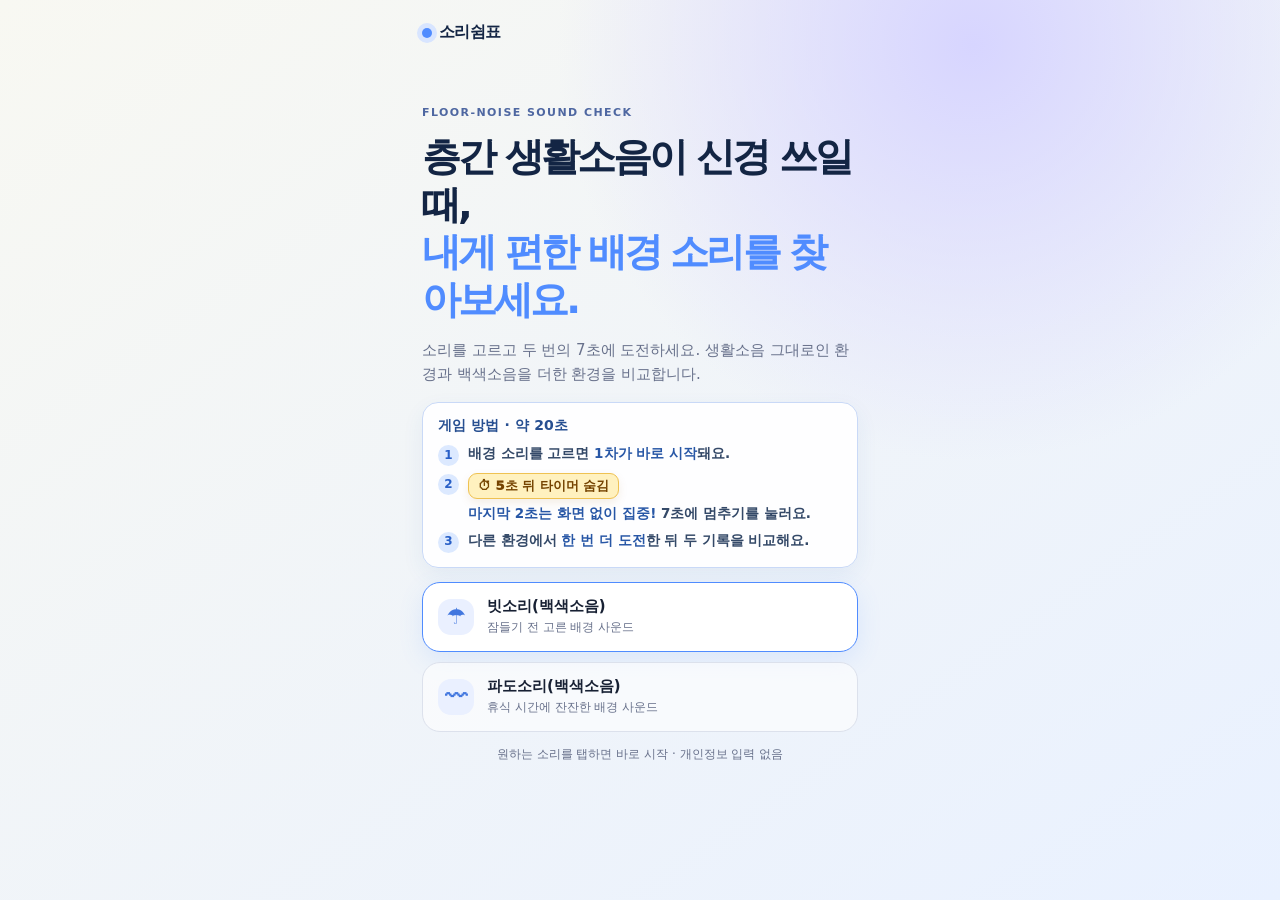
<file: index.html>
<!doctype html>
<html lang="ko">
  <head>
    <meta charset="UTF-8" />
    <meta name="viewport" content="width=device-width, initial-scale=1, viewport-fit=cover" />
    <meta http-equiv="Cache-Control" content="no-cache, no-store, must-revalidate" />
    <meta http-equiv="Pragma" content="no-cache" />
    <meta http-equiv="Expires" content="0" />
    <meta name="theme-color" content="#132544" />
    <meta name="description" content="층간 생활소음이 신경 쓰일 때, 나에게 편한 마스킹 사운드를 가볍게 비교해 보는 백색소음기 체험입니다." />
    <meta property="og:type" content="website" />
    <meta property="og:locale" content="ko_KR" />
    <meta property="og:title" content="7초 소리쉼표 | 층간소음 사운드 체크" />
    <meta property="og:description" content="생활소음 OFF와 백색소음 ON에서 각각 7초를 맞혀 보는 20초 사운드 비교 체험 게임" />
    <meta property="og:image" content="https://7second-focus-challenge.vercel.app/assets/og-sound-check.png?v=20260731-1" />
    <meta property="og:image:alt" content="7초 소리쉼표 층간소음 사운드 체크: OFF와 백색소음 ON을 비교하는 7초 게임" />
    <meta name="twitter:card" content="summary_large_image" />
    <meta name="twitter:title" content="7초 소리쉼표 | 층간소음 사운드 체크" />
    <meta name="twitter:description" content="생활소음 OFF와 백색소음 ON에서 각각 7초를 맞혀 보는 20초 사운드 비교 체험 게임" />
    <meta name="twitter:image" content="https://7second-focus-challenge.vercel.app/assets/og-sound-check.png?v=20260731-1" />
    <title>층간소음 사운드 체크 | 백색소음기 체험</title>
    <link rel="stylesheet" href="style.css?v=20260730-timer-notice-1" />
  </head>
  <body>
    <main class="game-shell" aria-live="polite">
      <header class="brand"><span class="brand-dot"></span><span>소리쉼표</span></header>
      <audio id="song-audio" class="game-audio" preload="auto"><source src="assets/apartment-noise-12s.mp3?v=2" type="audio/mpeg" /></audio>
      <audio id="rain-audio" class="game-audio" preload="auto"><source src="assets/soft-rainfall-12s.wav?v=1" type="audio/wav" /></audio>
      <audio id="wave-audio" class="game-audio" preload="auto"><source src="assets/original-wave-12s.wav?v=1" type="audio/wav" /></audio>

      <section id="intro-screen" class="screen active" aria-labelledby="intro-title">
        <p class="eyebrow">FLOOR-NOISE SOUND CHECK</p>
        <h1 id="intro-title">층간 생활소음이 신경 쓰일 때,<br /><strong>내게 편한 배경 소리를 찾아보세요.</strong></h1>
        <p class="lede">소리를 고르고 두 번의 7초에 도전하세요. 생활소음 그대로인 환경과 백색소음을 더한 환경을 비교합니다.</p>
        <aside class="how-to-play" aria-label="게임 방법">
          <strong>게임 방법 · 약 20초</strong>
          <ol>
            <li><b>1</b><span>배경 소리를 고르면 <em>1차가 바로 시작</em>돼요.</span></li>
            <li><b>2</b><span><strong class="timer-hide-notice">⏱ 5초 뒤 타이머 숨김</strong><em>마지막 2초는 화면 없이 집중!</em> 7초에 멈추기를 눌러요.</span></li>
            <li><b>3</b><span>다른 환경에서 <em>한 번 더 도전</em>한 뒤 두 기록을 비교해요.</span></li>
          </ol>
        </aside>
        <fieldset class="sound-picker">
          <legend class="sr-only">백색소음 선택</legend>
          <label class="sound-card selected"><input type="radio" name="sound" value="rain" checked /><span class="sound-icon">☂</span><span><b>빗소리(백색소음)</b><small>잠들기 전 고른 배경 사운드</small></span></label>
          <label class="sound-card"><input type="radio" name="sound" value="wave" /><span class="sound-icon">〰</span><span><b>파도소리(백색소음)</b><small>휴식 시간에 잔잔한 배경 사운드</small></span></label>
        </fieldset>
        <p class="privacy-note">원하는 소리를 탭하면 바로 시작 · 개인정보 입력 없음</p>
      </section>

      <section id="song-setup-screen" class="screen" aria-labelledby="song-setup-title">
        <p class="eyebrow">ROUND 1 OF 2 · 소리쉼표 OFF</p>
        <h2 id="song-setup-title">먼저, 층간 생활소음이 들리는<br />내 공간을 가볍게 체험해 보세요.</h2>
        <p class="lede compact">1차에서는 윗집 생활소음이 재생됩니다. 7초라고 느끼는 순간 멈추기를 눌러, 다음 사운드 환경과 비교할 기준을 만들어 보세요.</p>
        <div class="audio-card"><span>기준 환경 · 윗집 층간 생활소음 MIX</span><small>1차 시작과 함께 자동 재생됩니다.</small></div>
        <button id="song-round-button" class="button primary">생활소음 환경 체험 시작 <span>→</span></button>
      </section>

      <section id="play-screen" class="screen" aria-labelledby="play-title">
        <p class="eyebrow" id="round-label">ROUND 1 OF 2 · 소리쉼표 OFF</p>
        <h2 id="play-title">7초라고 느끼는 순간<br />버튼을 눌러주세요.</h2>
        <div id="timer-readout" class="timer-readout" aria-label="경과 시간"><span>경과 시간</span><strong id="timer-value">0.00초</strong></div>
        <div id="sound-visual" class="spectrum-3d" data-mode="music" aria-hidden="true"><canvas class="spectrum-canvas"></canvas></div>
        <p id="play-hint" class="play-hint">생활소음이 들리는 동안, 내 공간의 소리 환경을 가볍게 느껴보세요.</p>
        <button id="stop-button" class="button stop" aria-label="7초라고 느껴질 때 게임 기록 멈추기">
          <span class="stop-icon" aria-hidden="true">■</span>
          <span><strong>지금 멈추기</strong><small>7초라고 느껴질 때 탭</small></span>
        </button>
        <button id="mute-button" class="text-button hidden" aria-pressed="false">♬ 소리 끄기</button>
      </section>

      <section id="noise-setup-screen" class="screen" aria-labelledby="noise-setup-title">
        <p class="eyebrow">ROUND 1 COMPLETE</p>
        <h2 id="noise-setup-title">1차 기록을 확인했어요.</h2>
        <div class="round-result-card" aria-label="1차 기록">
          <span>생활소음 환경 기록</span>
          <strong id="first-round-record">-</strong>
          <small>기록이 저장됐어요. 한 번 더 하면 두 환경을 비교할 수 있어요.</small>
        </div>
        <p class="lede compact">이번에는 생활소음에 <strong id="selected-sound-name">빗소리(백색소음)</strong>를 더해 같은 방식으로 진행합니다.</p>
        <button id="noise-round-button" class="button primary setup-button">다른 소리 환경에서 한 번 더 해보기 <span>→</span></button>
      </section>

      <section id="preference-screen" class="screen preference-screen" aria-labelledby="preference-title">
        <p class="eyebrow">LISTENING COMPLETE</p>
        <div class="round-result-card compact-result" aria-label="2차 기록">
          <span>백색소음 환경 기록</span>
          <strong id="second-round-record">-</strong>
          <small>두 번의 7초 도전이 끝났어요.</small>
        </div>
        <h2 id="preference-title">어느 환경에서 생활소음이<br />덜 신경 쓰였나요?</h2>
        <p class="lede compact">7초 기록은 재미를 위한 게임 점수예요. 편안함은 기록과 관계없이 직접 느낀 쪽을 선택해 주세요.</p>
        <div class="preference-options" role="group" aria-label="더 편하게 느껴진 소리 환경 선택">
          <button type="button" class="preference-button" data-choice="masked">
            <span class="preference-mark" aria-hidden="true">ON</span>
            <span><strong>소리쉼표 ON</strong><small>생활소음 + <span id="preference-sound-name">빗소리(백색소음)</span></small></span>
          </button>
          <button type="button" class="preference-button" data-choice="plain">
            <span class="preference-mark" aria-hidden="true">OFF</span>
            <span><strong>소리쉼표 OFF</strong><small>생활소음 그대로인 환경</small></span>
          </button>
          <button type="button" class="preference-button" data-choice="same">
            <span class="preference-mark" aria-hidden="true">＝</span>
            <span><strong>비슷하게 느껴졌어요</strong><small>두 환경의 차이가 크지 않았어요</small></span>
          </button>
        </div>
        <p class="privacy-note">선택 내용은 저장하거나 전송하지 않아요.</p>
      </section>

      <section id="result-screen" class="screen" aria-labelledby="result-title">
        <p class="eyebrow">MY MASKING SOUND CHECK</p>
        <h2 id="result-title">오늘의 사운드 선택을<br />확인했어요.</h2>
        <div class="comparison-grid">
          <div class="compare-card music"><span>1차 · 소리쉼표 OFF</span><strong id="song-record">-</strong><small id="song-difference">7초와 -초 차이</small></div>
          <div class="compare-card noise"><span id="noise-card-label">2차 · 소리쉼표 ON</span><strong id="noise-record">-</strong><small id="noise-difference">7초와 -초 차이</small></div>
        </div>
        <p id="comparison-copy" class="result-copy"></p>
        <div class="offer-card"><span class="offer-label">참여 완료 혜택</span><strong>층간소음으로 지친 공간을 위한<br />백색소음기 <em>3,000원</em> 할인</strong><p>수업용 예시 쿠폰 · 실제 발급·할인은 제공되지 않습니다.</p><details><summary>예시 쿠폰 사용 조건 보기</summary><ul><li>백색소음기 본품 20,000원 이상 구매 시</li><li>2026.08.01 ~ 2026.08.31</li><li>다른 쿠폰과 중복 사용 불가</li></ul></details></div>
        <button id="product-link" type="button" class="button primary product-link" aria-haspopup="dialog" aria-controls="coming-soon-dialog">소리쉼표 상품 출시 안내 <span>→</span></button>
        <button id="retry-button" class="text-button">다른 배경 사운드로 다시 체험하기</button>
      </section>
    </main>

    <dialog id="coming-soon-dialog" class="coming-soon-dialog" aria-labelledby="coming-soon-title">
      <div class="coming-soon-card">
        <span class="coming-soon-mark" aria-hidden="true">◌</span>
        <p class="coming-soon-eyebrow">COMING SOON</p>
        <h2 id="coming-soon-title">상품 상세페이지<br />커밍 순!</h2>
        <p>소리쉼표 백색소음기 상품 페이지를 준비하고 있어요. 조금만 기다려 주세요.</p>
        <button id="coming-soon-close" type="button" class="button primary">확인</button>
      </div>
    </dialog>

    <script src="app.js?v=20260730-feedback-flow-1"></script>
  </body>
</html>
</file>
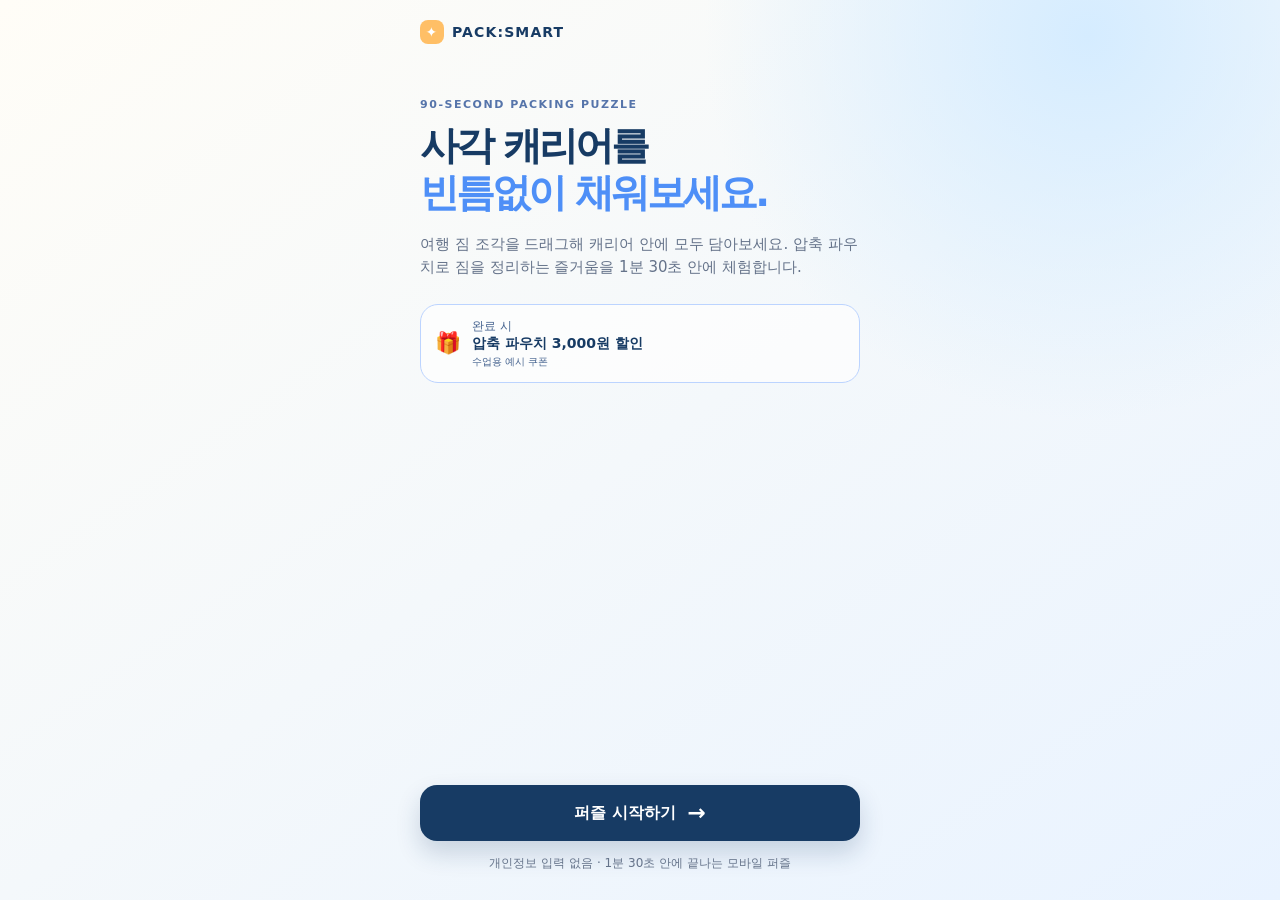
<file: carry-puzzle/index.html>
<!doctype html>
<html lang="ko">
  <head>
    <meta charset="UTF-8" />
    <meta name="viewport" content="width=device-width, initial-scale=1, viewport-fit=cover" />
    <meta http-equiv="Cache-Control" content="no-cache, no-store, must-revalidate" />
    <meta http-equiv="Pragma" content="no-cache" />
    <meta http-equiv="Expires" content="0" />
    <meta name="description" content="여행 짐 조각을 사각 캐리어에 빈틈없이 담아보는 1분 30초 압축 파우치 퍼즐 게임" />
    <meta property="og:title" content="캐리어 공간절약 퍼즐 | 여행용 압축 파우치" />
    <meta property="og:description" content="1분 30초 안에 모든 여행 짐 조각을 사각 캐리어에 넣고 압축 파우치 혜택을 확인하세요." />
    <meta name="theme-color" content="#173b64" />
    <title>캐리어 공간절약 퍼즐 | 여행용 압축 파우치</title>
  <link rel="stylesheet" href="style.css?v=20260724-answer-12" />
  </head>
  <body>
    <main class="game-shell" aria-live="polite">
      <header class="brand"><span class="brand-mark">✦</span><span>PACK:SMART</span></header>

      <section id="intro-screen" class="screen active" aria-labelledby="intro-title">
        <p class="eyebrow">90-SECOND PACKING PUZZLE</p>
        <h1 id="intro-title">사각 캐리어를<br /><strong>빈틈없이 채워보세요.</strong></h1>
        <p class="lede">여행 짐 조각을 드래그해 캐리어 안에 모두 담아보세요. 압축 파우치로 짐을 정리하는 즐거움을 1분 30초 안에 체험합니다.</p>
        <div class="benefit-chip"><span>🎁</span><span>완료 시 <b>압축 파우치 3,000원 할인</b><small>수업용 예시 쿠폰</small></span></div>
        <button id="start-button" class="button primary">퍼즐 시작하기 <span>→</span></button>
        <p class="privacy-note">개인정보 입력 없음 · 1분 30초 안에 끝나는 모바일 퍼즐</p>
      </section>

      <section id="game-screen" class="screen" aria-labelledby="game-title">
        <div class="game-topline"><p class="eyebrow">PACK THE CARRY-ON</p><div class="timer"><span>남은 시간</span><strong id="timer-value">1:30</strong></div></div>
        <h2 id="game-title">짐 조각을 모두<br />캐리어 안으로 옮겨주세요.</h2>
        <p id="game-hint" class="hint">조각을 길게 눌러 드래그하면 칸에 맞춰 놓을 수 있어요.</p>
        <div class="suitcase-wrap">
          <div class="suitcase-handle"></div>
          <div id="board" class="board" aria-label="사각 캐리어 퍼즐판"></div>
        </div>
        <p class="tray-title">아래 여행 짐을 모두 담아보세요 <span id="piece-count">0 / 12</span></p>
        <div id="tray" class="tray" aria-label="여행 짐 조각"></div>
        <button id="answer-button" class="answer-button" type="button">💡 모범 답안 보기</button>
        <button id="restart-button" class="text-button">처음부터 다시 담기</button>
      </section>

      <section id="result-screen" class="screen" aria-labelledby="result-title">
        <p id="result-eyebrow" class="eyebrow">PACKING COMPLETE</p>
        <h2 id="result-title">캐리어를<br /><strong>빈틈없이 채웠어요!</strong></h2>
        <p id="result-copy" class="lede"></p>
        <div class="offer-card"><span class="offer-label">참여 완료 혜택</span><strong>여행용 압축 파우치 <em>3,000원</em> 할인</strong><p>수업용 예시 쿠폰 · 실제 발급·할인은 제공되지 않습니다.</p><details><summary>예시 쿠폰 사용 조건 보기</summary><ul><li>여행용 압축 파우치 본품 20,000원 이상 구매 시</li><li>2026.08.01 ~ 2026.08.31</li><li>다른 쿠폰과 중복 사용 불가</li></ul></details></div>
        <!-- 제출 전 href를 실제 판매 중인 내 상품 상세 URL로 바꾸세요. -->
        <a class="button primary product-link" href="https://search.shopping.naver.com/search/all?query=%EC%97%AC%ED%96%89%EC%9A%A9%20%EC%95%95%EC%B6%95%20%ED%8C%8C%EC%9A%B0%EC%B9%98">여행용 압축 파우치 보기 <span>→</span></a>
        <button id="play-again-button" class="text-button">다시 도전하기</button>
      </section>
    </main>
  <script src="app.js?v=20260724-answer-fix-13"></script>
  </body>
</html>
</file>
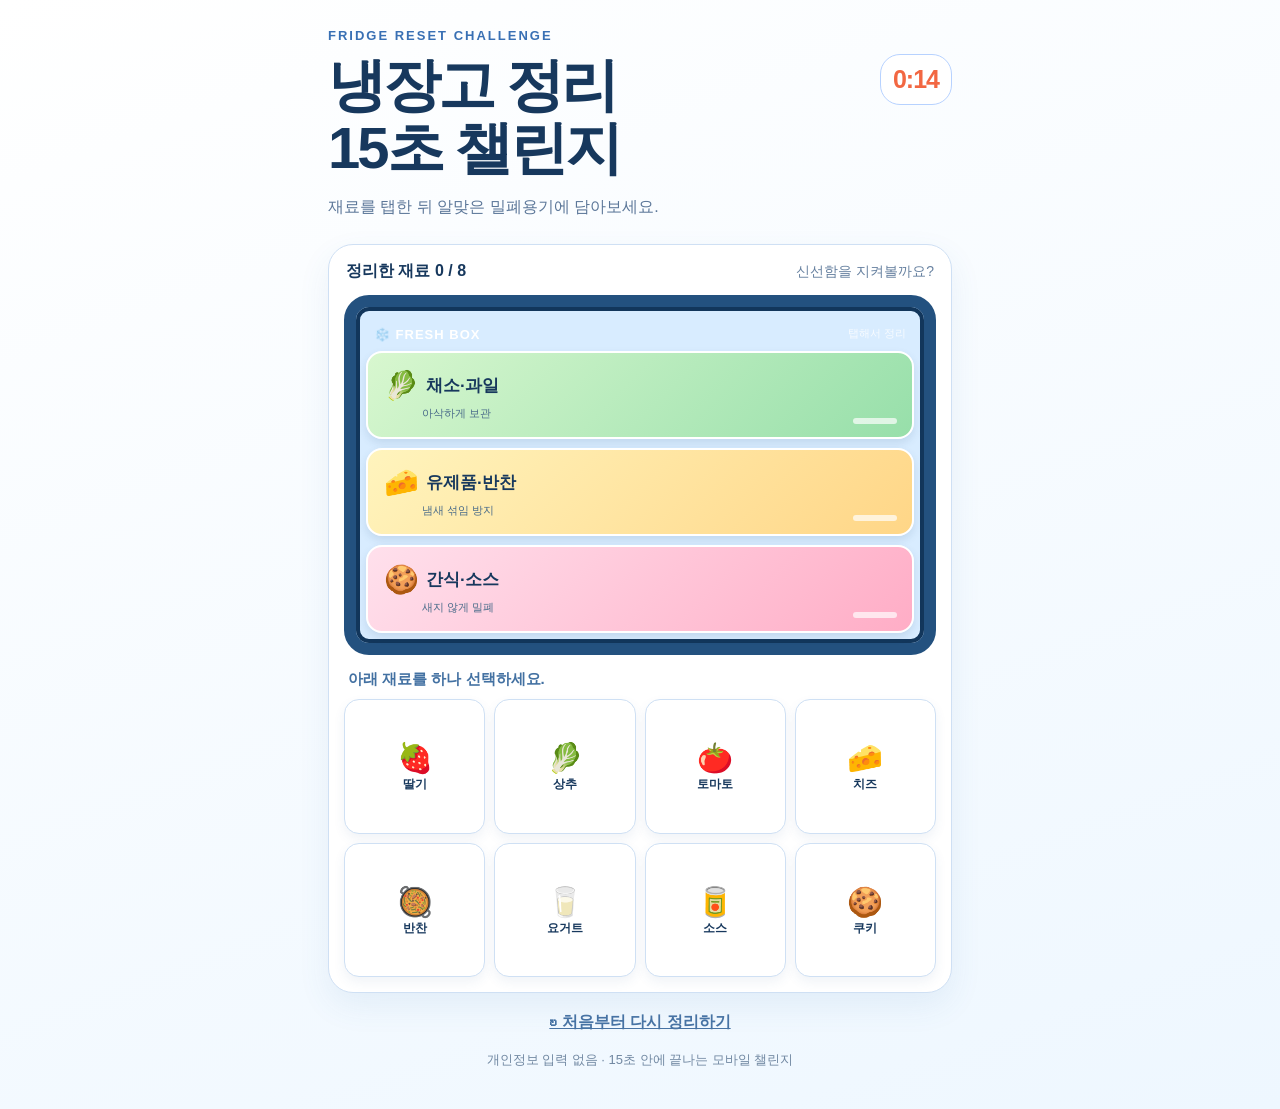
<file: fridge-organizer/index.html>
<!doctype html>
<html lang="ko">
<head>
  <meta charset="UTF-8" />
  <meta name="viewport" content="width=device-width, initial-scale=1.0" />
  <meta name="theme-color" content="#eff8ff" />
  <title>냉장고 정리 15초 챌린지 | 밀폐용기</title>
  <link rel="stylesheet" href="style.css" />
</head>
<body>
  <main class="app">
    <header class="hero">
      <p class="eyebrow">FRIDGE RESET CHALLENGE</p>
      <div class="topline"><h1>냉장고 정리<br />15초 챌린지</h1><span id="timer" aria-label="남은 시간">0:15</span></div>
      <p>재료를 탭한 뒤 알맞은 밀폐용기에 담아보세요.</p>
    </header>

    <section class="game-card" aria-label="냉장고 정리 게임">
      <div class="status"><strong id="mission">정리한 재료 0 / 8</strong><span id="feedback" aria-live="polite">신선함을 지켜볼까요?</span></div>
      <div class="fridge">
        <div class="fridge-head"><span>❄️ FRESH BOX</span><small>탭해서 정리</small></div>
        <div class="containers" id="containers">
          <button class="container produce" data-type="produce"><span>🥬</span><b>채소·과일</b><small>아삭하게 보관</small><i></i></button>
          <button class="container deli" data-type="deli"><span>🧀</span><b>유제품·반찬</b><small>냄새 섞임 방지</small><i></i></button>
          <button class="container snack" data-type="snack"><span>🍪</span><b>간식·소스</b><small>새지 않게 밀폐</small><i></i></button>
        </div>
      </div>
      <p class="selection" id="selection">아래 재료를 하나 선택하세요.</p>
      <div class="foods" id="foods" aria-label="정리할 재료"></div>
    </section>

    <button class="restart" id="restart" type="button">↻ 처음부터 다시 정리하기</button>
    <p class="privacy">개인정보 입력 없음 · 15초 안에 끝나는 모바일 챌린지</p>
  </main>

  <section class="result" id="result" aria-modal="true" role="dialog" aria-hidden="true">
    <div class="result-card">
      <p class="eyebrow">FRIDGE RESET COMPLETE</p>
      <h2 id="resultTitle">냉장고 정리 완료!</h2>
      <p id="resultCopy">재료를 분류해 담았어요. 밀폐 보관으로 냄새와 신선도를 함께 관리해 보세요.</p>
      <div class="reward"><span>참여 완료 혜택</span><strong>밀폐용기 세트 <em>3,000원 할인</em></strong><small>수업용 예시 쿠폰 · 실제 발급·할인은 제공되지 않습니다.</small></div>
      <a class="cta" href="https://search.shopping.naver.com/search/all?query=%EB%83%89%EC%9E%A5%EA%B3%A0%20%EB%B0%80%ED%8F%90%EC%9A%A9%EA%B8%B0%20%EC%84%B8%ED%8A%B8" target="_blank" rel="noopener">냉장고 밀폐용기 세트 보기 <span>→</span></a>
      <button class="again" id="again" type="button">다시 정리하기</button>
    </div>
  </section>
  <script src="app.js"></script>
</body>
</html>
</file>
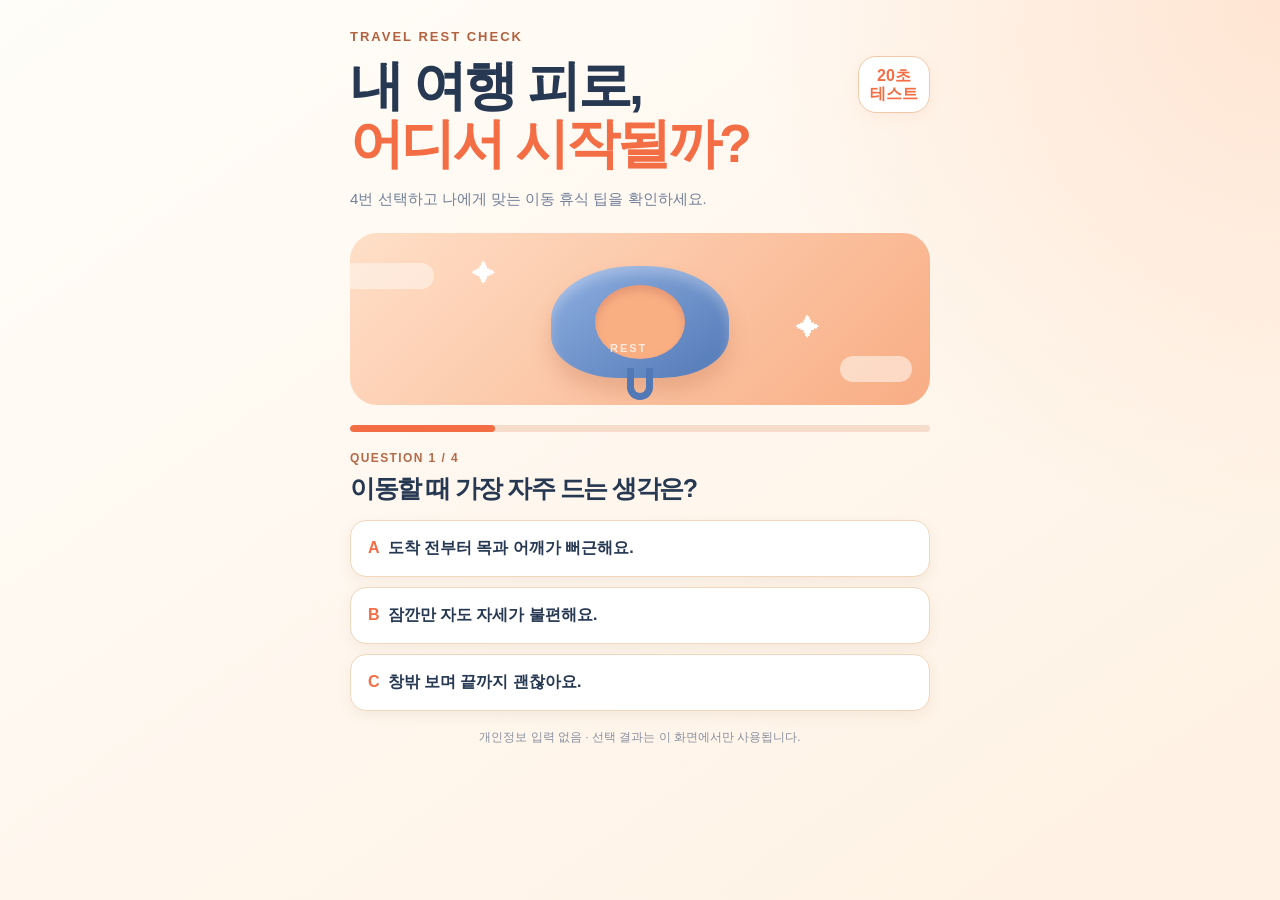
<file: travel-pillow-test/index.html>
<!doctype html>
<html lang="ko">
<head>
  <meta charset="UTF-8" />
  <meta name="viewport" content="width=device-width, initial-scale=1.0" />
  <meta name="theme-color" content="#fff7ed" />
  <title>여행 피로도 20초 테스트 | 휴대용 목베개</title>
  <link rel="stylesheet" href="style.css" />
</head>
<body>
  <main class="app">
    <section id="quiz" class="quiz">
      <p class="eyebrow">TRAVEL REST CHECK</p>
      <div class="hero-row"><div><h1>내 여행 피로,<br /><em>어디서 시작될까?</em></h1><p>4번 선택하고 나에게 맞는 이동 휴식 팁을 확인하세요.</p></div><span class="badge">20초<br />테스트</span></div>
      <div class="pillow-art" aria-hidden="true"><span class="cloud c1"></span><span class="cloud c2"></span><div class="pillow"><i></i><b>REST</b></div><span class="spark s1">✦</span><span class="spark s2">✦</span></div>
      <div class="progress"><i id="bar"></i></div>
      <p id="step" class="step">QUESTION 1 / 4</p>
      <h2 id="question"></h2>
      <div id="answers" class="answers"></div>
      <p class="privacy">개인정보 입력 없음 · 선택 결과는 이 화면에서만 사용됩니다.</p>
    </section>

    <section id="result" class="result" hidden>
      <p class="eyebrow">TRAVEL REST RESULT</p>
      <div class="result-visual"><span>✈</span><div class="pillow mini"><i></i></div></div>
      <h1 id="resultTitle"></h1>
      <p id="resultCopy" class="result-copy"></p>
      <div class="tip"><span>나를 위한 이동 휴식 팁</span><strong id="tipText"></strong></div>
      <div class="reward"><span>참여 완료 혜택</span><strong>휴대용 목베개 <em>3,000원 할인</em></strong><small>수업용 예시 쿠폰 · 실제 발급·할인은 제공되지 않습니다.</small></div>
      <a class="cta" href="https://search.shopping.naver.com/search/all?query=%ED%9C%B4%EB%8C%80%EC%9A%A9%20%EB%AA%A9%EB%B2%A0%EA%B0%9C" target="_blank" rel="noopener">내 여행용 목베개 보기 <b>→</b></a>
      <button id="restart" type="button">테스트 다시 하기</button>
    </section>
  </main>
  <script src="app.js"></script>
</body>
</html>
</file>
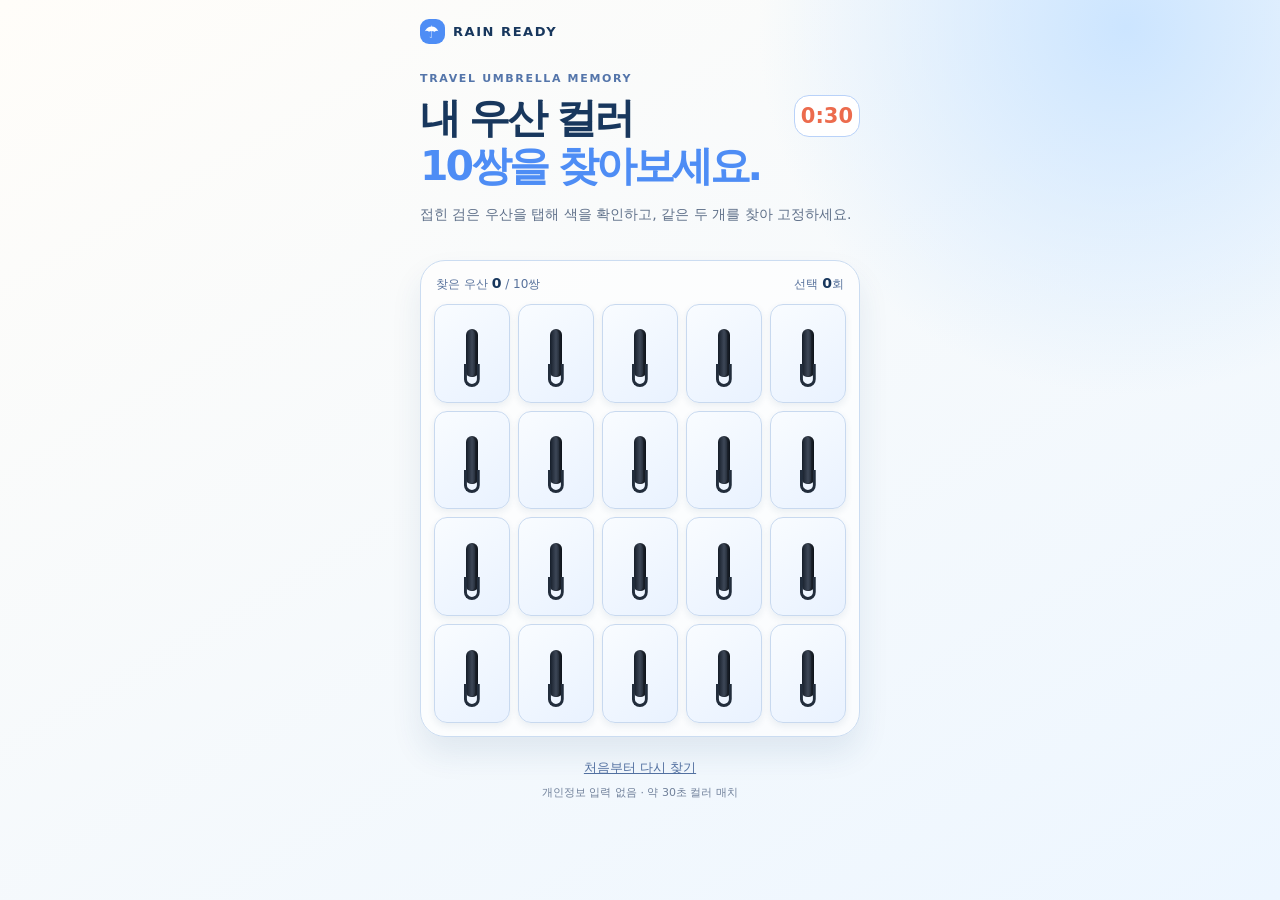
<file: umbrella-match/index.html>
<!doctype html>
<html lang="ko">
  <head>
    <meta charset="UTF-8" />
    <meta name="viewport" content="width=device-width, initial-scale=1, viewport-fit=cover" />
    <meta name="description" content="접힌 우산의 색상을 짝맞추며 여행용 접이식 우산 혜택을 확인하는 30초 게임" />
    <title>우산 컬러 매치 | 여행용 접이식 우산</title>
    <link rel="stylesheet" href="style.css" />
  </head>
  <body>
    <main class="game-shell">
      <header class="brand"><span class="brand-mark">☂</span><span>RAIN READY</span></header>
      <section class="hero">
        <p class="eyebrow">TRAVEL UMBRELLA MEMORY</p>
        <div class="headline-row"><h1>내 우산 컬러<br /><strong>10쌍을 찾아보세요.</strong></h1><span class="timer" id="timer">0:30</span></div>
        <p id="status" class="guide">접힌 검은 우산을 탭해 색을 확인하고, 같은 두 개를 찾아 고정하세요.</p>
      </section>

      <section class="game-card" aria-label="우산 색상 짝맞추기 게임">
        <div class="score"><span>찾은 우산 <b id="matched">0</b> / 10쌍</span><span>선택 <b id="moves">0</b>회</span></div>
        <div id="grid" class="umbrella-grid"></div>
      </section>

      <button id="restart" class="restart" type="button">처음부터 다시 찾기</button>
      <p class="privacy-note">개인정보 입력 없음 · 약 30초 컬러 매치</p>
    </main>

    <section id="result" class="result" aria-live="polite" aria-hidden="true">
      <div class="result-card">
        <p class="eyebrow">COLOR MATCH COMPLETE</p>
        <h2>비 오는 여행에도<br /><strong>내 컬러를 챙겼어요.</strong></h2>
        <p>10쌍의 우산 컬러를 모두 찾았습니다. 가방에 쏙 들어가는 접이식 우산을 확인해 보세요.</p>
        <div class="coupon"><span>완료 혜택</span><strong>접이식 우산 3,000원 할인</strong><small>수업용 예시 쿠폰 · 실제 발급·할인은 제공되지 않습니다.</small></div>
        <a class="cta" href="https://search.shopping.naver.com/search/all?query=%EC%97%AC%ED%96%89%EC%9A%A9%20%EC%A0%91%EC%9D%B4%EC%8B%9D%20%EC%9A%B0%EC%82%B0">여행용 접이식 우산 보기 <span>→</span></a>
        <button id="play-again" class="restart" type="button">다시 플레이</button>
      </div>
    </section>
    <script src="app.js"></script>
  </body>
</html>
</file>
<file: style.css>
:root{--navy:#132544;--blue:#508cff;--lavender:#d9d5ff;--ink:#172033;--cream:#f8f7f2;--muted:#68718b;--line:#dce1ec}*{box-sizing:border-box}body{margin:0;min-height:100vh;color:var(--ink);font-family:Pretendard,"Noto Sans KR",system-ui,sans-serif;background:radial-gradient(circle at 76% 5%,#d7d5ff 0,transparent 26rem),linear-gradient(145deg,#f8f8f2,#e9f1ff)}button,a{font:inherit}.game-shell{width:min(100%,480px);min-height:100vh;margin:auto;padding:calc(22px + env(safe-area-inset-top)) 22px calc(28px + env(safe-area-inset-bottom));display:flex;flex-direction:column}.brand{font-weight:800;color:var(--navy);letter-spacing:-.04em;display:flex;align-items:center;gap:7px}.brand-dot{width:10px;height:10px;border-radius:50%;background:var(--blue);box-shadow:0 0 0 5px #d8e5ff}.screen{display:none;flex:1;flex-direction:column;animation:fade .35s ease}.screen.active{display:flex}.eyebrow{margin:clamp(38px,7vh,68px) 0 14px;color:#4e67a1;font-size:11px;font-weight:800;letter-spacing:.13em}h1,h2{margin:0;color:var(--navy);font-size:clamp(28px,7.5vw,39px);line-height:1.22;letter-spacing:-.075em}h1 strong,#noise-setup-title span{color:var(--blue)}.lede{margin:16px 0 22px;color:var(--muted);font-size:15px;line-height:1.55}.lede.compact{margin-bottom:14px}.sound-picker{border:0;margin:0;padding:0;display:grid;gap:10px}.sound-card{min-height:70px;padding:12px 15px;display:flex;align-items:center;gap:13px;border:1px solid var(--line);border-radius:18px;background:#ffffff9d;cursor:pointer;transition:.2s}.sound-card:has(input:checked){border-color:var(--blue);background:#fff;box-shadow:0 8px 24px #4f8cff20}.sound-card input{position:absolute;opacity:0}.sound-icon{width:36px;height:36px;display:grid;place-items:center;border-radius:13px;background:#eaf0ff;color:#4277df;font-weight:900;font-size:22px}.sound-card b,.sound-card small{display:block}.sound-card b{font-size:15px}.sound-card small{margin-top:3px;color:var(--muted);font-size:12px}.button{min-height:55px;border:0;border-radius:17px;display:flex;align-items:center;justify-content:center;gap:13px;font-weight:800;text-decoration:none;cursor:pointer}.primary{margin-top:auto;background:var(--navy);color:white;box-shadow:0 12px 25px #17294b3a}.primary span{font-size:22px;line-height:0}.privacy-note{text-align:center;margin:14px 0 0;color:var(--muted);font-size:12px}.suno-player{width:100%;height:110px;border:1px solid var(--line);border-radius:18px;background:#fff}.text-link{display:block;margin:10px 0 16px;color:#4e67a1;font-size:12px;text-align:center}.timer-readout{margin:20px auto 0;padding:8px 15px;border:1px solid #cbdafd;border-radius:16px;background:#ffffffa6;text-align:center}.timer-readout span{display:block;color:#5e6d8d;font-size:10px;font-weight:800;letter-spacing:.1em}.timer-readout strong{display:block;margin-top:2px;color:var(--blue);font-size:28px;letter-spacing:-.06em}.timer-readout.is-hidden{visibility:hidden}.timer-readout.is-pulse strong{animation:time-pop .28s ease-out}.wave-area{height:112px;display:flex;align-items:center;justify-content:center;gap:7px}.wave-area i{width:7px;height:28px;border-radius:10px;background:linear-gradient(var(--blue),var(--lavender));animation:wave 1.1s ease-in-out infinite}.wave-area i:nth-child(2){animation-delay:.1s}.wave-area i:nth-child(3){animation-delay:.2s}.wave-area i:nth-child(4){animation-delay:.3s}.wave-area i:nth-child(5){animation-delay:.4s}.wave-area i:nth-child(6){animation-delay:.5s}.wave-area i:nth-child(7){animation-delay:.6s}.play-hint{text-align:center;color:var(--muted);font-size:14px}.stop{margin-top:26px;background:var(--blue);color:#fff;box-shadow:0 12px 28px #508cff4d}.text-button{border:0;background:transparent;color:#526687;padding:16px;font-size:13px;text-decoration:underline;cursor:pointer}.hidden{display:none}.comparison-grid{display:grid;grid-template-columns:1fr 1fr;gap:10px;margin-top:22px}.compare-card{padding:14px 10px;border-radius:17px;text-align:center}.compare-card.music{background:#f0eeff}.compare-card.noise{background:#eef6ff}.compare-card span,.compare-card small{display:block;color:#5d6680;font-size:11px}.compare-card strong{display:block;margin:7px 0 4px;color:var(--navy);font-size:25px;letter-spacing:-.07em}.result-copy{margin:15px 3px 12px;font-size:14px;color:#47526b;line-height:1.5}.offer-card{padding:16px 17px;border:1px solid #c9d8fd;border-radius:18px;background:#f3f7ff}.offer-label{display:block;margin-bottom:5px;color:#4f70b5;font-size:11px;font-weight:800}.offer-card strong{font-size:18px}.offer-card em{color:#386ee1;font-style:normal}.offer-card p{margin:7px 0 11px;color:#566783;font-size:11px;line-height:1.45}.offer-card summary{color:#4b6295;font-size:12px;cursor:pointer}.offer-card ul{margin:9px 0 0;padding-left:17px;color:#53617d;font-size:11px;line-height:1.7}.product-link{margin-top:14px}.sr-only{position:absolute;width:1px;height:1px;overflow:hidden;clip:rect(0,0,0,0)}@keyframes wave{50%{height:100px;opacity:.65}}@keyframes time-pop{50%{transform:scale(1.16)}}@keyframes fade{from{opacity:0;transform:translateY(8px)}to{opacity:1;transform:none}}@media(prefers-reduced-motion:reduce){*,*:before,*:after{animation-duration:.01ms!important;transition-duration:.01ms!important}}
.audio-card{padding:14px;border:1px solid var(--line);border-radius:18px;background:#ffffffa6}.audio-card span{display:block;margin-bottom:9px;color:#50628e;font-size:12px;font-weight:800}.audio-card audio{width:100%;height:34px}
.audio-card small{color:var(--muted);font-size:12px}.game-audio{position:fixed;left:-10000px;width:1px;height:1px;opacity:.01;pointer-events:none}
.how-to-play{margin:-6px 0 14px;padding:14px 15px;border:1px solid #c9d9f7;border-radius:16px;background:#fffffff2;color:#344968;box-shadow:0 8px 22px #315fac12}.how-to-play>strong{display:block;margin-bottom:9px;color:#274f91;font-size:14px;font-weight:900;letter-spacing:.01em}.how-to-play ol{display:grid;gap:7px;margin:0;padding:0;list-style:none}.how-to-play li{display:flex;align-items:flex-start;gap:9px;font-size:13.5px;font-weight:600;line-height:1.45}.how-to-play li>b{display:grid;flex:none;place-items:center;width:21px;height:21px;margin-top:1px;border-radius:50%;background:#dce9ff;color:#285fc7;font-size:12px;font-weight:900}.how-to-play em{color:#2857a6;font-style:normal;font-weight:900}.timer-hide-notice{display:flex;width:max-content;max-width:100%;align-items:center;margin:0 0 5px;padding:4px 9px;border:1px solid #efc252;border-radius:9px;background:#fff1bf;color:#754300;font-size:13px;font-weight:950;line-height:1.25;box-shadow:0 4px 10px #9b65001a}
.preference-options{display:grid;gap:10px;margin-top:8px}.preference-button{width:100%;min-height:72px;padding:12px 14px;border:1px solid var(--line);border-radius:18px;display:flex;align-items:center;gap:12px;background:#ffffffb8;color:var(--ink);text-align:left;cursor:pointer;transition:transform .16s,border-color .16s,box-shadow .16s}.preference-button:hover,.preference-button:focus-visible{border-color:var(--blue);box-shadow:0 8px 22px #4f8cff25;transform:translateY(-2px);outline:0}.preference-mark{width:34px;height:34px;flex:none;border-radius:12px;display:grid;place-items:center;background:#e8f0ff;color:#3d70d6;font-size:13px;font-weight:900}.preference-button strong,.preference-button small{display:block}.preference-button strong{font-size:15px}.preference-button small{margin-top:4px;color:var(--muted);font-size:12px}.compare-card{position:relative}.compare-card.preferred{outline:2px solid var(--blue);box-shadow:0 8px 20px #508cff22}.compare-card.preferred::after{content:"내 선택";position:absolute;top:-9px;right:10px;padding:3px 7px;border-radius:99px;background:var(--blue);color:#fff;font-size:9px;font-weight:800}
.coming-soon-dialog{width:min(calc(100% - 36px),380px);padding:0;border:0;border-radius:28px;background:transparent;color:var(--ink);overflow:visible}.coming-soon-dialog::backdrop{background:#1025448f;backdrop-filter:blur(6px)}.coming-soon-dialog[open]{animation:modal-in .24s ease-out}.coming-soon-card{padding:28px 22px 22px;border:1px solid #cad9fb;border-radius:28px;background:radial-gradient(circle at 86% 0,#dcd9ff 0,transparent 12rem),linear-gradient(145deg,#fff,#edf5ff);text-align:center;box-shadow:0 24px 60px #1025445c}.coming-soon-mark{display:grid;width:54px;height:54px;margin:0 auto 16px;place-items:center;border-radius:18px;background:#e6efff;color:var(--blue);font-size:34px;font-weight:900;box-shadow:0 0 0 8px #ffffff8f}.coming-soon-eyebrow{margin:0 0 8px;color:#4d69a3;font-size:11px;font-weight:900;letter-spacing:.15em}.coming-soon-card h2{font-size:30px}.coming-soon-card>p:not(.coming-soon-eyebrow){margin:14px 0 0;color:var(--muted);font-size:14px;line-height:1.55}.coming-soon-card .primary{width:100%;margin-top:20px}@keyframes modal-in{from{opacity:0;transform:translateY(14px) scale(.97)}to{opacity:1;transform:none}}
body .wave-area[data-mode]{height:220px;gap:9px;margin:8px -4px 0;padding:12px 10px;border-radius:28px;overflow:hidden}body .wave-area[data-mode] i{width:10px;height:62px;border-radius:12px;transform-origin:center;background:linear-gradient(180deg,#74a8ff,#d8d5ff);box-shadow:0 8px 20px #508cff35;animation:none}body .wave-area[data-mode="music"]{background:radial-gradient(circle at 50% 50%,#ffe6f8 0,transparent 62%)}body .wave-area[data-mode="music"] i{background:linear-gradient(180deg,#ff79c7,#8b72ff);box-shadow:0 10px 24px #b85ad655;animation:music-beat .72s ease-in-out infinite}body .wave-area[data-mode="music"] i:nth-child(2n){animation-duration:.52s}body .wave-area[data-mode="music"] i:nth-child(3n){animation-duration:.91s;animation-delay:-.2s}body .wave-area[data-mode="noise"]{background:radial-gradient(circle at 50% 50%,#dff3ff 0,transparent 62%)}body .wave-area[data-mode="noise"] i{background:linear-gradient(180deg,#5fa6ff,#b8e9ff);box-shadow:0 9px 22px #45a7d544;animation:noise-flow 2.6s ease-in-out infinite}body .wave-area[data-mode="noise"] i:nth-child(2n){animation-delay:-.5s}body .wave-area[data-mode="noise"] i:nth-child(3n){animation-delay:-1.1s}@keyframes music-beat{0%,100%{height:46px;transform:translateY(0)}50%{height:190px;transform:translateY(-4px)}}@keyframes noise-flow{0%,100%{height:70px;transform:scaleY(.72)}50%{height:145px;transform:scaleY(1.05)}}
body .setup-button{margin-top:12px}
.round-result-card{margin:22px 0 16px;padding:18px 18px 17px;border:1px solid #c8d9fc;border-radius:22px;background:linear-gradient(145deg,#fff,#edf5ff);text-align:center;box-shadow:0 12px 28px #315fac18}.round-result-card span,.round-result-card small{display:block}.round-result-card span{color:#4d68a3;font-size:12px;font-weight:900;letter-spacing:.04em}.round-result-card strong{display:block;margin:5px 0 7px;color:var(--blue);font-size:clamp(42px,13vw,58px);line-height:1;letter-spacing:-.07em}.round-result-card small{color:#50617d;font-size:13px;line-height:1.45}.round-result-card.compact-result{margin:18px 0 20px;padding:15px 18px}.round-result-card.compact-result strong{font-size:clamp(38px,11vw,50px)}
body .timer-readout{margin-top:24px;padding:12px 24px;border-radius:20px}body .timer-readout span{font-size:12px}body .timer-readout strong{font-size:clamp(52px,15vw,72px);line-height:1.02}body .wave-area[data-mode]{height:270px;padding:16px 12px}body .wave-area[data-live] i{animation:none!important;transition:height .07s linear,transform .07s linear}
body .stop{min-height:76px;margin-top:20px;border:2px solid #fff;background:linear-gradient(135deg,#ff684d,#ef3f54);box-shadow:0 14px 28px #e94a4d66,0 0 0 3px #ff8e7e33;letter-spacing:-.025em}body .stop:active{transform:scale(.98);box-shadow:0 6px 15px #e94a4d5c}body .stop .stop-icon{display:grid;place-items:center;width:34px;height:34px;border-radius:50%;background:#fff;color:#e94650;font-size:16px;box-shadow:0 3px 9px #7a142d36}body .stop strong,.stop small{display:block}.stop strong{font-size:21px;line-height:1.1}.stop small{margin-top:4px;font-size:12px;font-weight:700;opacity:.92}

/* Circular spectrum: the sound remains the focus without a row of distracting bars. */
body .wave-area[data-mode]{position:relative;display:block;width:min(100%,270px);height:auto;aspect-ratio:1;margin:10px auto 0;padding:0;overflow:visible;border-radius:50%;isolation:isolate}
body .wave-area[data-mode]::before,body .wave-area[data-mode]::after{content:"";position:absolute;inset:18%;border:1px solid #b9d8ff66;border-radius:50%;box-shadow:0 0 0 22px #a9ccff12,0 0 0 48px #a9ccff0a;z-index:0}
body .wave-area[data-mode]::after{inset:33%;border:0;background:radial-gradient(circle,#cbe8ff 0 12%,#83bfff 36%,#447de833 56%,transparent 71%);box-shadow:0 0 38px #6ea6ff70}
body .wave-area[data-mode] i{position:absolute;top:50%;left:50%;width:8px;height:46px;margin:-23px 0 0 -4px;border-radius:99px;background:linear-gradient(180deg,#effbff 0%,#65b8ff 52%,#466cea 100%);box-shadow:0 0 10px #5faeffb8;transform:rotate(var(--angle)) translateY(var(--offset,-92px)) scaleY(var(--scale,.78));transform-origin:center;animation:radial-flow 2.1s ease-in-out infinite;z-index:2}
body .wave-area[data-mode="music"]{background:radial-gradient(circle at 50% 50%,#dbeeff 0%,#eff6ff5c 38%,transparent 70%)}
body .wave-area[data-mode="music"] i{background:linear-gradient(180deg,#fff4bd 0%,#ffa55a 48%,#f0588e 100%);box-shadow:0 0 12px #ff7d72b0;animation-name:radial-alert}
body .wave-area[data-mode="noise"]{background:radial-gradient(circle at 50% 50%,#dff7ff 0%,#effbff65 42%,transparent 70%)}
.spectrum-core{position:absolute;top:50%;left:50%;width:76px;height:76px;transform:translate(-50%,-50%);border:7px solid #d9efff;border-radius:50%;background:radial-gradient(circle at 38% 33%,#fcffff 0 7%,#b7e6ff 28%,#67adf6 68%,#426ecf 100%);box-shadow:0 0 0 12px #9ac8ff22,0 0 35px #5597f0a6;z-index:3}
body .wave-area[data-live] i{animation:none!important;transition:transform .07s linear}
@keyframes radial-flow{0%,100%{transform:rotate(var(--angle)) translateY(-88px) scaleY(.68);opacity:.65}50%{transform:rotate(var(--angle)) translateY(-110px) scaleY(1.08);opacity:1}}
@keyframes radial-alert{0%,100%{transform:rotate(var(--angle)) translateY(-86px) scaleY(.65);opacity:.62}48%{transform:rotate(var(--angle)) translateY(-124px) scaleY(1.25);opacity:1}66%{transform:rotate(var(--angle)) translateY(-99px) scaleY(.82);opacity:.8}}
@media(max-width:360px){body .wave-area[data-mode]{width:min(100%,236px)}.spectrum-core{width:66px;height:66px}}

/* Perspective terrain spectrum: a compact 3D sound field for mobile play. */
.spectrum-3d{--peak:80px;position:relative;width:min(100%,360px);height:285px;margin:8px auto 0;overflow:hidden;border-radius:28px;perspective:520px;background:radial-gradient(ellipse at 50% 28%,#183b7c 0%,#0a1738 43%,#050a19 100%);box-shadow:inset 0 1px #ffffff1c,0 18px 34px #173b7828}
.spectrum-3d::before{content:"";position:absolute;inset:0;background:linear-gradient(120deg,#ffffff08,transparent 33%),repeating-linear-gradient(90deg,transparent 0 27px,#9bd6ff0b 28px),repeating-linear-gradient(0deg,transparent 0 27px,#9bd6ff09 28px);mask-image:linear-gradient(to bottom,#0009,#000 42%,transparent);pointer-events:none}
.spectrum-grid{position:absolute;left:8%;right:8%;top:30%;bottom:-28%;display:grid;grid-template-columns:repeat(14,1fr);grid-template-rows:repeat(9,1fr);gap:2px;transform:rotateX(62deg) rotateZ(-3deg);transform-style:preserve-3d;transform-origin:50% 58%;filter:drop-shadow(0 0 16px #176bff55)}
.spectrum-grid i{position:relative;display:block;min-width:0;min-height:0;background:hsl(var(--hue,210) 90% var(--light,48%));box-shadow:0 0 calc(3px + var(--glow,.3)*11px) hsl(var(--hue,210) 100% 62% / var(--glow,.4));transform:translateZ(var(--elevation,14px));transform-style:preserve-3d;transition:transform .07s linear,background .07s linear,box-shadow .07s linear}
.spectrum-grid i::before{content:"";position:absolute;left:0;right:0;bottom:0;height:var(--elevation,14px);transform-origin:bottom;transform:rotateX(90deg);background:linear-gradient(90deg,hsl(var(--hue,210) 90% 20% / .7),hsl(var(--hue,210) 90% 48% / .35));opacity:.82}
.spectrum-grid i::after{content:"";position:absolute;inset:0;background:linear-gradient(135deg,#ffffff55,transparent 44%);mix-blend-mode:screen}
.spectrum-peak{position:absolute;left:50%;bottom:34%;width:30px;height:var(--peak);transform:translateX(-50%) perspective(180px) rotateX(8deg);transform-origin:50% 100%;clip-path:polygon(50% 0,76% 83%,100% 100%,0 100%,24% 83%);background:linear-gradient(to top,#ff3d42 0%,#ff8b36 35%,#ffe85d 58%,#f9ffff 82%,#fff 100%);filter:drop-shadow(0 0 6px #ff6048) drop-shadow(0 0 20px #ff422c99);opacity:.88;transition:height .07s linear;z-index:4}
.spectrum-3d[data-mode="music"]{background:radial-gradient(ellipse at 50% 27%,#61264d 0%,#210d37 43%,#090614 100%)}
.spectrum-3d[data-mode="music"] .spectrum-grid{filter:drop-shadow(0 0 16px #fd4f8a66)}
.spectrum-3d[data-mode="noise"]{background:radial-gradient(ellipse at 50% 25%,#0f4d72 0%,#092543 43%,#04111e 100%)}
@media(max-width:360px){.spectrum-3d{height:248px;border-radius:24px}.spectrum-grid{left:5%;right:5%;top:31%;bottom:-31%}.spectrum-peak{bottom:32%}}

/* Canvas renderer gives the terrain visible side faces and stronger depth than CSS-only tiles. */
.spectrum-3d{height:292px;background:#050a19;box-shadow:inset 0 1px #ffffff1c,0 18px 34px #173b7838}
.spectrum-3d::before{z-index:2;opacity:.32}
.spectrum-canvas{position:relative;z-index:1;display:block;width:100%;height:100%;border-radius:inherit}
@media(max-width:360px){.spectrum-3d{height:256px}}

/* Keep the timed action above the fold on compact mobile screens. */
@media(max-width:480px) and (max-height:720px){
  .game-shell{padding-top:calc(14px + env(safe-area-inset-top));padding-bottom:calc(12px + env(safe-area-inset-bottom))}
  #intro-screen .eyebrow{margin:20px 0 8px}
  #intro-screen h1{font-size:25px;line-height:1.16}
  #intro-screen .lede{margin:10px 0 12px;font-size:13px;line-height:1.42}
  #intro-screen .how-to-play{margin:0 0 10px;padding:10px 12px;border-radius:14px}
  #intro-screen .how-to-play>strong{margin-bottom:7px;font-size:13px}
  #intro-screen .how-to-play ol{gap:5px}
  #intro-screen .how-to-play li{gap:7px;font-size:12.5px;line-height:1.35}
  #intro-screen .how-to-play li>b{width:19px;height:19px;font-size:11px}
  #intro-screen .timer-hide-notice{margin-bottom:3px;padding:3px 7px;font-size:12px}
  #intro-screen .sound-picker{gap:7px}
  #intro-screen .sound-card{min-height:58px;padding:8px 12px;border-radius:15px}
  #intro-screen .sound-icon{width:32px;height:32px;border-radius:11px;font-size:19px}
  #intro-screen .sound-card b{font-size:14px}
  #intro-screen .sound-card small{margin-top:2px;font-size:11px}
  #intro-screen .privacy-note{margin-top:9px;font-size:10.5px}
  #noise-setup-screen .round-result-card{margin:14px 0 12px;padding:14px 15px}
  #noise-setup-screen .round-result-card strong{font-size:42px}
  #noise-setup-screen .round-result-card small{font-size:12px}
  #preference-screen .round-result-card{margin:12px 0 14px;padding:12px 15px}
  #preference-screen .round-result-card strong{font-size:38px}
  #play-screen .eyebrow{margin:18px 0 8px}
  #play-screen h2{font-size:25px;line-height:1.16}
  body #play-screen .timer-readout{margin-top:10px;padding:8px 20px;border-radius:18px}
  body #play-screen .timer-readout strong{font-size:46px}
  #play-screen .spectrum-3d{height:220px;margin-top:8px;border-radius:24px}
  #play-screen .play-hint{margin:8px 0 6px;font-size:12px;line-height:1.35}
  body #play-screen .stop{min-height:68px;margin-top:8px}
  #play-screen #mute-button{padding:10px}
}
</file>
<file: carry-puzzle/style.css>
:root{--ink:#173b64;--blue:#4e8ff7;--sky:#dcecff;--cream:#fffaf1;--orange:#ffad46;--line:#d7e2f2;--muted:#65738a}
*{box-sizing:border-box}
body{margin:0;min-height:100vh;background:radial-gradient(circle at 85% 4%,#d5ecff 0,transparent 24rem),linear-gradient(145deg,#fffdf7,#e9f3ff);color:var(--ink);font-family:Pretendard,"Noto Sans KR",system-ui,sans-serif}
.game-shell{width:min(100%,480px);min-height:100vh;margin:auto;padding:calc(20px + env(safe-area-inset-top)) 20px calc(28px + env(safe-area-inset-bottom));display:flex;flex-direction:column}
.brand{display:flex;align-items:center;gap:8px;font-size:14px;font-weight:900;letter-spacing:.08em}.brand-mark{display:grid;place-items:center;width:24px;height:24px;border-radius:8px;background:#ffbf66;color:#fff}
.screen{display:none;flex:1;flex-direction:column;animation:enter .28s ease}.screen.active{display:flex}.eyebrow{margin:clamp(32px,6vh,58px) 0 12px;color:#5574aa;font-size:11px;letter-spacing:.14em;font-weight:900}
h1,h2{margin:0;line-height:1.2;font-size:clamp(29px,7.8vw,39px);letter-spacing:-.075em}h1 strong,h2 strong{color:var(--blue)}.lede{margin:16px 0 22px;color:var(--muted);font-size:15px;line-height:1.58}
.benefit-chip{display:flex;align-items:center;gap:11px;margin:2px 0 20px;padding:13px 14px;border:1px solid #bcd4ff;border-radius:18px;background:#ffffffae;color:#45638f;font-size:12px}.benefit-chip>span:first-child{font-size:21px}.benefit-chip b,.benefit-chip small{display:block}.benefit-chip b{margin-bottom:2px;color:var(--ink);font-size:14px}
.button{min-height:56px;border:0;border-radius:17px;display:flex;align-items:center;justify-content:center;gap:12px;font:inherit;font-weight:900;text-decoration:none;cursor:pointer}.primary{margin-top:auto;background:var(--ink);color:#fff;box-shadow:0 12px 25px #173b6430}.primary span{font-size:22px;line-height:0}.privacy-note{text-align:center;margin:14px 0 0;color:var(--muted);font-size:12px}
.game-topline{display:flex;justify-content:space-between;align-items:flex-start}.game-topline .eyebrow{margin-bottom:12px}.timer{margin-top:24px;min-width:66px;padding:6px 9px;border:1px solid #b9d0f9;border-radius:14px;background:#fff;text-align:center}.timer span{display:block;color:#6380aa;font-size:9px;font-weight:800}.timer strong{display:block;margin-top:1px;color:#ec6a45;font-size:23px;line-height:1}.hint{margin:12px 0 13px;color:var(--muted);font-size:13px;line-height:1.45}
.suitcase-wrap{position:relative;padding:18px 13px 13px;border-radius:26px;background:linear-gradient(145deg,#244d78,#123254);box-shadow:inset 0 1px #ffffff42,0 16px 28px #15376035}.suitcase-handle{position:absolute;top:5px;left:50%;width:82px;height:13px;transform:translateX(-50%);border:4px solid #0d2540;border-bottom:0;border-radius:14px 14px 0 0}.board{position:relative;aspect-ratio:8/6;overflow:hidden;border:9px solid #0c2845;border-radius:18px;background-color:#f6d9ad;background-image:linear-gradient(#ca9a62 1px,transparent 1px),linear-gradient(90deg,#ca9a62 1px,transparent 1px);background-size:12.5% 16.6667%;box-shadow:inset 0 0 0 2px #ffe8c6}
.tray-title{margin:15px 0 8px;font-size:13px;font-weight:800}.tray-title span{float:right;color:#5473a5}.tray{display:flex;flex-wrap:wrap;align-items:flex-start;gap:8px;min-height:118px;padding:10px;border:1px dashed #b9c9df;border-radius:18px;background:#ffffff93}
.answer-button{display:block;width:100%;margin-top:8px;border:1px solid #9dbdf0;border-radius:11px;background:#f3f7ff;color:#3e649a;padding:9px 12px;font:inherit;font-size:12px;font-weight:800;cursor:pointer}
.piece{position:relative;display:flex;align-items:flex-end;justify-content:center;min-width:0;min-height:37px;padding:5px;border:2px solid #ffffffb8;border-radius:10px;color:#173b64;font-size:11px;font-weight:900;line-height:1.05;text-align:center;box-shadow:0 4px 10px #183c631d;cursor:grab;touch-action:none;user-select:none;background-repeat:no-repeat}.piece:active{cursor:grabbing}.piece-outline{position:absolute;inset:0;z-index:1;overflow:visible;pointer-events:none}.piece-cell{fill:transparent!important;opacity:0}.piece-outline path{fill:none;stroke:#0d4f91b8;stroke-width:1.5;stroke-dasharray:6 4;stroke-linecap:round;stroke-linejoin:round;vector-effect:non-scaling-stroke}.piece-label{position:absolute;z-index:2;bottom:4px;left:var(--label-left,0);box-sizing:border-box;width:var(--label-width,100%);max-width:var(--label-width,100%);padding:3px 3px;border-radius:6px;background:#ffffffe8;overflow:hidden;text-overflow:ellipsis;white-space:nowrap;font-size:clamp(8px,2.7vw,11px)}.piece.dragging{position:fixed!important;z-index:50!important;pointer-events:none;opacity:.92;transform:rotate(3deg) scale(1.03);box-shadow:0 15px 26px #12385c55}.piece.placed{border-radius:6px;box-shadow:inset 0 0 0 1px #173b6422}
.piece-pouch .piece-label,.piece[data-id="pouch"] .piece-label{top:7px!important;bottom:auto!important;left:7px!important;width:calc(100% - 14px)!important;max-width:calc(100% - 14px)!important;padding:3px 4px;font-size:9px}.piece-pouch{filter:drop-shadow(0 4px 5px #183c6324)!important}
.drop-preview{position:absolute;z-index:4;display:flex;align-items:flex-end;justify-content:center;padding:5px;border:3px solid #fff8;border-radius:7px;color:#173b64;font-size:12px;font-weight:900;pointer-events:none;opacity:.8;box-shadow:0 8px 16px #173b6435;background-repeat:no-repeat}.drop-preview.invalid{filter:grayscale(1);opacity:.38}
.text-button{border:0;background:transparent;color:#55719a;padding:14px;font:inherit;font-size:13px;text-decoration:underline;cursor:pointer}.offer-card{margin-top:18px;padding:16px 17px;border:1px solid #bfd5ff;border-radius:18px;background:#f2f7ff}.offer-label{display:block;margin-bottom:5px;color:#5272ae;font-size:11px;font-weight:900}.offer-card strong{font-size:18px}.offer-card em{color:#3471e6;font-style:normal}.offer-card p{margin:7px 0 11px;color:#566b8d;font-size:11px;line-height:1.45}.offer-card summary{color:#4e6595;font-size:12px;cursor:pointer}.offer-card ul{margin:9px 0 0;padding-left:17px;color:#53617d;font-size:11px;line-height:1.7}.product-link{margin-top:14px}
@keyframes enter{from{opacity:0;transform:translateY(7px)}to{opacity:1;transform:none}}
@media(max-width:360px){.game-shell{padding-left:15px;padding-right:15px}.piece{font-size:10px}.tray{gap:6px}}
@media(prefers-reduced-motion:reduce){*,*:before,*:after{animation-duration:.01ms!important;transition-duration:.01ms!important}}
</file>
<file: fridge-organizer/style.css>
:root{--ink:#17385d;--blue:#3478e5;--pale:#eff8ff;--line:#cfe0f4;--success:#249767}*{box-sizing:border-box}body{margin:0;background:linear-gradient(160deg,#fff 0%,#eef7ff 100%);color:var(--ink);font-family:Arial,"Apple SD Gothic Neo","Noto Sans KR",sans-serif;min-height:100vh}.app{max-width:660px;margin:auto;padding:28px 18px 40px}.eyebrow{margin:0 0 11px;color:#3970b4;font-size:13px;font-weight:800;letter-spacing:2px}.topline{display:flex;gap:15px;justify-content:space-between;align-items:flex-start}.hero h1{margin:0;font-size:clamp(38px,10vw,58px);line-height:1.08;letter-spacing:-3px}.hero>p:last-child{color:#5c7799;font-size:16px;line-height:1.55;margin:16px 0 24px}#timer{flex:none;border:1px solid #b7d2ff;border-radius:20px;background:#fff;color:#f26742;font-size:25px;font-weight:900;padding:10px 12px;letter-spacing:-1px}.game-card{background:#fff;border:1px solid var(--line);border-radius:25px;padding:15px;box-shadow:0 13px 32px #3672ad16}.status{display:flex;justify-content:space-between;gap:10px;align-items:center;margin:1px 2px 13px;font-size:14px}.status strong{font-size:16px}.status span{color:#6781a0;text-align:right}.fridge{border:12px solid #23517f;border-radius:25px;background:#d8ecff;padding:10px;box-shadow:inset 0 0 0 4px #12365b}.fridge-head{height:34px;color:#fff;display:flex;justify-content:space-between;align-items:center;padding:0 8px;font-weight:800;font-size:13px;letter-spacing:1px}.fridge-head small{font-weight:500;letter-spacing:0;opacity:.82}.containers{display:grid;gap:9px}.container{position:relative;min-height:88px;overflow:hidden;border:2px solid #fff;border-radius:16px;text-align:left;padding:13px 16px;color:var(--ink);box-shadow:0 4px 9px #224c751f;transition:.18s transform,.18s outline;cursor:pointer}.container:hover,.container.selected-target{transform:translateY(-2px);outline:3px solid #2a7ee5}.container span{font-size:28px;vertical-align:middle;margin-right:7px}.container b{font-size:17px;vertical-align:middle}.container small{display:block;margin:4px 0 0 38px;color:#496b89}.container i{position:absolute;right:15px;bottom:13px;width:44px;height:6px;border-radius:4px;background:#ffffffb0}.produce{background:linear-gradient(135deg,#d8f7cf,#97dfaa)}.deli{background:linear-gradient(135deg,#fff4bd,#ffd687)}.snack{background:linear-gradient(135deg,#ffe0ec,#ffadc6)}.selection{margin:15px 4px 10px;font-weight:800;font-size:15px;color:#4371a2}.foods{display:grid;grid-template-columns:repeat(4,1fr);gap:9px}.food{aspect-ratio:1.05;border:1px solid var(--line);background:#fff;border-radius:15px;padding:7px 3px 5px;box-shadow:0 5px 12px #315e8e13;color:var(--ink);font:inherit;font-weight:800;cursor:pointer;transition:.16s transform,.16s background}.food:hover,.food.active{transform:translateY(-3px);background:#eaf4ff;outline:3px solid #4992fa}.food.done{opacity:.32;transform:none;pointer-events:none;filter:grayscale(.7)}.food .icon{display:block;font-size:29px;line-height:1.2}.food .name{font-size:12px;display:block;white-space:nowrap;overflow:hidden;text-overflow:ellipsis}.restart,.again{display:block;border:0;background:transparent;color:#4773a4;font:inherit;font-weight:800;text-decoration:underline;cursor:pointer;margin:18px auto 0}.privacy{text-align:center;color:#7188a2;font-size:13px;margin:17px 0 0}.result{position:fixed;inset:0;display:grid;place-items:end center;background:#102e5655;opacity:0;pointer-events:none;transition:.2s opacity;padding:16px;z-index:5}.result.show{opacity:1;pointer-events:auto}.result-card{width:min(660px,100%);background:#fff;border-radius:27px 27px 18px 18px;padding:27px 22px 23px;transform:translateY(20px);transition:.25s transform;box-shadow:0 10px 40px #102d5355}.result.show .result-card{transform:translateY(0)}.result h2{font-size:31px;letter-spacing:-2px;margin:0 0 10px}.result>p,.result-card>p:not(.eyebrow){color:#587492;line-height:1.55;margin:0 0 18px}.reward{border:1px solid #a8c8ff;background:#f2f7ff;border-radius:18px;padding:15px;margin-bottom:13px}.reward span,.reward small{display:block;color:#53759d;font-size:13px}.reward strong{display:block;font-size:21px;margin:5px 0 6px;letter-spacing:-1px}.reward em{color:#3478e5;font-style:normal}.cta{display:flex;justify-content:center;align-items:center;gap:13px;border-radius:16px;background:#17385d;color:#fff;text-decoration:none;font-size:18px;font-weight:900;padding:18px}.cta span{font-size:27px;line-height:0}.again{margin-top:15px}@media(max-width:390px){.app{padding:22px 12px}.hero h1{font-size:38px}.fridge{padding:7px;border-width:9px}.container{min-height:78px;padding:10px}.container b{font-size:15px}.container small{font-size:11px}.foods{gap:7px}}
</file>
<file: travel-pillow-test/style.css>
:root{--ink:#263852;--orange:#f36e45;--cream:#fff7ed;--line:#f0d7bd;--blue:#769ed6}*{box-sizing:border-box}body{margin:0;min-height:100vh;background:radial-gradient(circle at 100% 0,#ffe5d3 0,transparent 34%),linear-gradient(145deg,#fffdf9,#fff1e3);font-family:Arial,"Apple SD Gothic Neo","Noto Sans KR",sans-serif;color:var(--ink)}.app{max-width:620px;margin:auto;padding:29px 20px 44px}.eyebrow{font-weight:900;font-size:13px;color:#b3613f;letter-spacing:2px;margin:0 0 12px}.hero-row{display:flex;gap:10px;justify-content:space-between}.hero-row h1,.result h1{margin:0;letter-spacing:-3px;font-size:clamp(36px,9.8vw,54px);line-height:1.08}.hero-row h1 em{font-style:normal;color:var(--orange)}.hero-row p{color:#71809a;line-height:1.5;margin:15px 0 0;font-size:15px}.badge{flex:none;align-self:flex-start;text-align:center;padding:10px 11px;background:#fff;border:1px solid #f1c9a9;border-radius:18px;font-weight:900;line-height:1.1;color:var(--orange);box-shadow:0 5px 15px #d9874b13}.pillow-art{height:172px;background:linear-gradient(135deg,#ffdfc8,#f8ad84);border-radius:27px;position:relative;overflow:hidden;margin:23px 0 20px}.cloud{position:absolute;background:#fff6ed99;border-radius:50px;height:26px}.c1{width:102px;left:-18px;top:30px}.c2{width:72px;right:18px;bottom:23px}.pillow{width:178px;height:112px;position:absolute;left:50%;top:33px;transform:translateX(-50%);background:linear-gradient(145deg,#8eafe1,#5278b6);border-radius:48% 48% 38% 38%;box-shadow:inset 0 8px 12px #ffffff42,0 13px 20px #a24d2c35}.pillow:before{content:"";position:absolute;inset:19px 44px;border-radius:50%;background:#faaf83;box-shadow:inset 0 5px 8px #a8534e44}.pillow i{position:absolute;width:26px;height:32px;border:7px solid #5278b6;border-top:0;border-radius:0 0 20px 20px;bottom:-22px;left:76px}.pillow b{position:absolute;left:59px;top:76px;color:#ffffffbd;font-size:11px;letter-spacing:2px}.spark{position:absolute;color:#fff;font-size:24px}.s1{left:21%;top:27px}.s2{right:19%;top:81px}.progress{height:7px;border-radius:9px;background:#f6ddcb;overflow:hidden}.progress i{display:block;height:100%;width:25%;background:var(--orange);border-radius:inherit;transition:.25s width}.step{font-size:12px;letter-spacing:1.4px;font-weight:900;color:#b36a49;margin:19px 0 7px}#question{font-size:25px;letter-spacing:-1.5px;line-height:1.3;margin:0 0 15px}.answers{display:grid;gap:10px}.answer{border:1px solid var(--line);padding:17px 17px;background:#fff;border-radius:16px;text-align:left;color:var(--ink);font:inherit;font-size:16px;font-weight:800;cursor:pointer;box-shadow:0 5px 14px #7e523113;transition:.18s transform,.18s border-color}.answer:hover{transform:translateY(-2px);border-color:var(--orange)}.answer span{color:var(--orange);margin-right:8px}.privacy{text-align:center;color:#8790a0;font-size:12px;margin:18px 0 0}.result{text-align:center;padding-top:3px}.result-visual{height:178px;position:relative;margin:9px 0 2px;background:linear-gradient(135deg,#ffd6bb,#f59c72);border-radius:27px;overflow:hidden}.result-visual>span{position:absolute;font-size:40px;color:#fff;top:23px;left:26%;transform:rotate(-15deg)}.mini{transform:translateX(-50%) scale(.75);top:39px}.result h1{font-size:37px;margin:20px 0 10px}.result-copy{color:#61748f;line-height:1.6;margin:0 auto 17px;max-width:480px}.tip,.reward{text-align:left;border-radius:18px;padding:15px 17px;margin-top:11px}.tip{background:#edf4ff;border:1px solid #c8dcf9}.tip span,.reward span,.reward small{display:block;color:#5a7496;font-size:13px}.tip strong{display:block;margin-top:5px;font-size:17px}.reward{background:#fff;border:1px solid #f0c28f}.reward strong{display:block;font-size:20px;margin:5px 0}.reward em{color:var(--orange);font-style:normal}.cta{display:flex;justify-content:center;align-items:center;gap:13px;border-radius:16px;background:var(--ink);color:#fff;text-decoration:none;font-size:18px;font-weight:900;padding:18px;margin-top:14px}.cta b{font-size:27px;line-height:0}.result button{border:0;background:none;color:#58779e;font:inherit;text-decoration:underline;margin:17px auto 0;cursor:pointer;font-weight:800}@media(max-width:380px){.app{padding:24px 15px}.hero-row h1{font-size:36px}.pillow-art{height:153px}.pillow{transform:translateX(-50%) scale(.88);top:24px}}
</file>
<file: umbrella-match/style.css>
:root{--ink:#18375d;--blue:#4e8df5;--paper:#f7fbff;--line:#d6e3f2;--muted:#60718a}*{box-sizing:border-box}body{margin:0;min-height:100vh;color:var(--ink);font-family:Pretendard,"Noto Sans KR",system-ui,sans-serif;background:radial-gradient(circle at 88% 3%,#cce5ff 0,transparent 23rem),linear-gradient(150deg,#fffdf9,#edf6ff)}button,a{font:inherit}.game-shell{width:min(100%,480px);min-height:100vh;margin:auto;padding:calc(19px + env(safe-area-inset-top)) 20px calc(25px + env(safe-area-inset-bottom))}.brand{display:flex;align-items:center;gap:8px;font-weight:900;font-size:13px;letter-spacing:.12em}.brand-mark{display:grid;place-items:center;width:25px;height:25px;color:#fff;border-radius:9px;background:var(--blue);font-size:17px}.eyebrow{margin:28px 0 10px;color:#5475aa;font-size:11px;font-weight:900;letter-spacing:.15em}.headline-row{display:flex;justify-content:space-between;align-items:flex-start;gap:10px}h1,h2{margin:0;color:var(--ink);font-size:clamp(30px,8.4vw,41px);line-height:1.16;letter-spacing:-.075em}h1 strong,h2 strong{color:var(--blue)}.timer{min-width:64px;padding:8px 6px;border:1px solid #b9d2f9;border-radius:15px;background:#fff;color:#ec6b4d;text-align:center;font-size:21px;font-weight:900}.guide{min-height:42px;margin:14px 0;color:var(--muted);font-size:14px;line-height:1.5}.game-card{padding:13px;border:1px solid #cbdcf1;border-radius:25px;background:#ffffffa8;box-shadow:0 17px 31px #1c4a7618}.score{display:flex;justify-content:space-between;margin:1px 2px 11px;color:#58729c;font-size:12px}.score b{color:var(--ink);font-size:14px}.umbrella-grid{display:grid;grid-template-columns:repeat(5,1fr);gap:8px}.umbrella{position:relative;aspect-ratio:.77;border:1px solid #c8d9ef;border-radius:13px;background:linear-gradient(145deg,#f9fcff,#e9f2ff);box-shadow:0 3px 7px #264b7315;cursor:pointer;perspective:500px;touch-action:manipulation}.umbrella:disabled{cursor:default}.umbrella-inner{position:absolute;inset:7px;display:grid;place-items:center;transition:transform .25s ease;transform-style:preserve-3d}.umbrella.is-open .umbrella-inner{transform:rotateY(180deg)}.closed,.open{position:absolute;inset:0;display:grid;place-items:center;backface-visibility:hidden}.closed:before{content:"";width:21%;height:58%;border-radius:12px 12px 10px 10px;background:linear-gradient(90deg,#151d29,#3d4757 50%,#111923);box-shadow:inset -3px 0 #0004}.closed:after{content:"";position:absolute;bottom:10%;left:50%;width:17%;height:24%;border:3px solid #222d3c;border-top:0;border-radius:0 0 12px 12px;transform:translateX(-50%)}.open{transform:rotateY(180deg)}.canopy{position:relative;width:83%;aspect-ratio:1.08;border-radius:54% 54% 18% 18%;background:linear-gradient(112deg,#fff5 0 18%,transparent 19% 39%,#0002 40% 42%,transparent 43% 63%,#fff4 64% 68%,transparent 69%),var(--c);box-shadow:inset 0 7px #fff5,inset 0 -5px #0002,0 3px 4px #16365b2e}.canopy:after{content:"";position:absolute;bottom:-24%;left:49%;width:4px;height:30%;border-radius:4px;background:#596778}.umbrella.matched{border-color:var(--c);background:#fff;box-shadow:0 0 0 2px var(--c),0 5px 13px #25497828}.umbrella.matched .canopy:before{content:"✓";position:absolute;inset:20%;display:grid;place-items:center;border-radius:50%;background:#ffffffdc;color:var(--c);font-size:18px;font-weight:900}.restart{display:block;margin:14px auto 0;border:0;background:transparent;color:#5270a0;text-decoration:underline;padding:8px;font-size:13px;cursor:pointer}.privacy-note{margin:0;text-align:center;color:#70809a;font-size:11px}.result{position:fixed;z-index:10;inset:0;display:none;align-items:flex-end;justify-content:center;padding:20px;background:#18375d48}.result.show{display:flex}.result-card{width:min(100%,460px);padding:24px 22px calc(22px + env(safe-area-inset-bottom));border-radius:27px 27px 20px 20px;background:#fff;box-shadow:0 -9px 30px #17365c2b;animation:up .3s ease}.result-card .eyebrow{margin-top:0}.result-card h2{font-size:31px}.result-card>p:not(.eyebrow){color:var(--muted);font-size:14px;line-height:1.5}.coupon{margin-top:18px;padding:14px;border:1px solid #bcd4ff;border-radius:16px;background:#f0f6ff}.coupon span,.coupon small{display:block;color:#55719e;font-size:11px}.coupon strong{display:block;margin:4px 0;color:var(--ink);font-size:17px}.cta{display:flex;justify-content:center;align-items:center;gap:12px;min-height:54px;margin-top:13px;border-radius:16px;background:var(--ink);color:#fff;text-decoration:none;font-weight:900}.cta span{font-size:22px}@keyframes up{from{transform:translateY(22px);opacity:0}to{transform:none;opacity:1}}@media(max-width:360px){.game-shell{padding-left:14px;padding-right:14px}.umbrella-grid{gap:6px}.umbrella-inner{inset:5px}}
</file>
